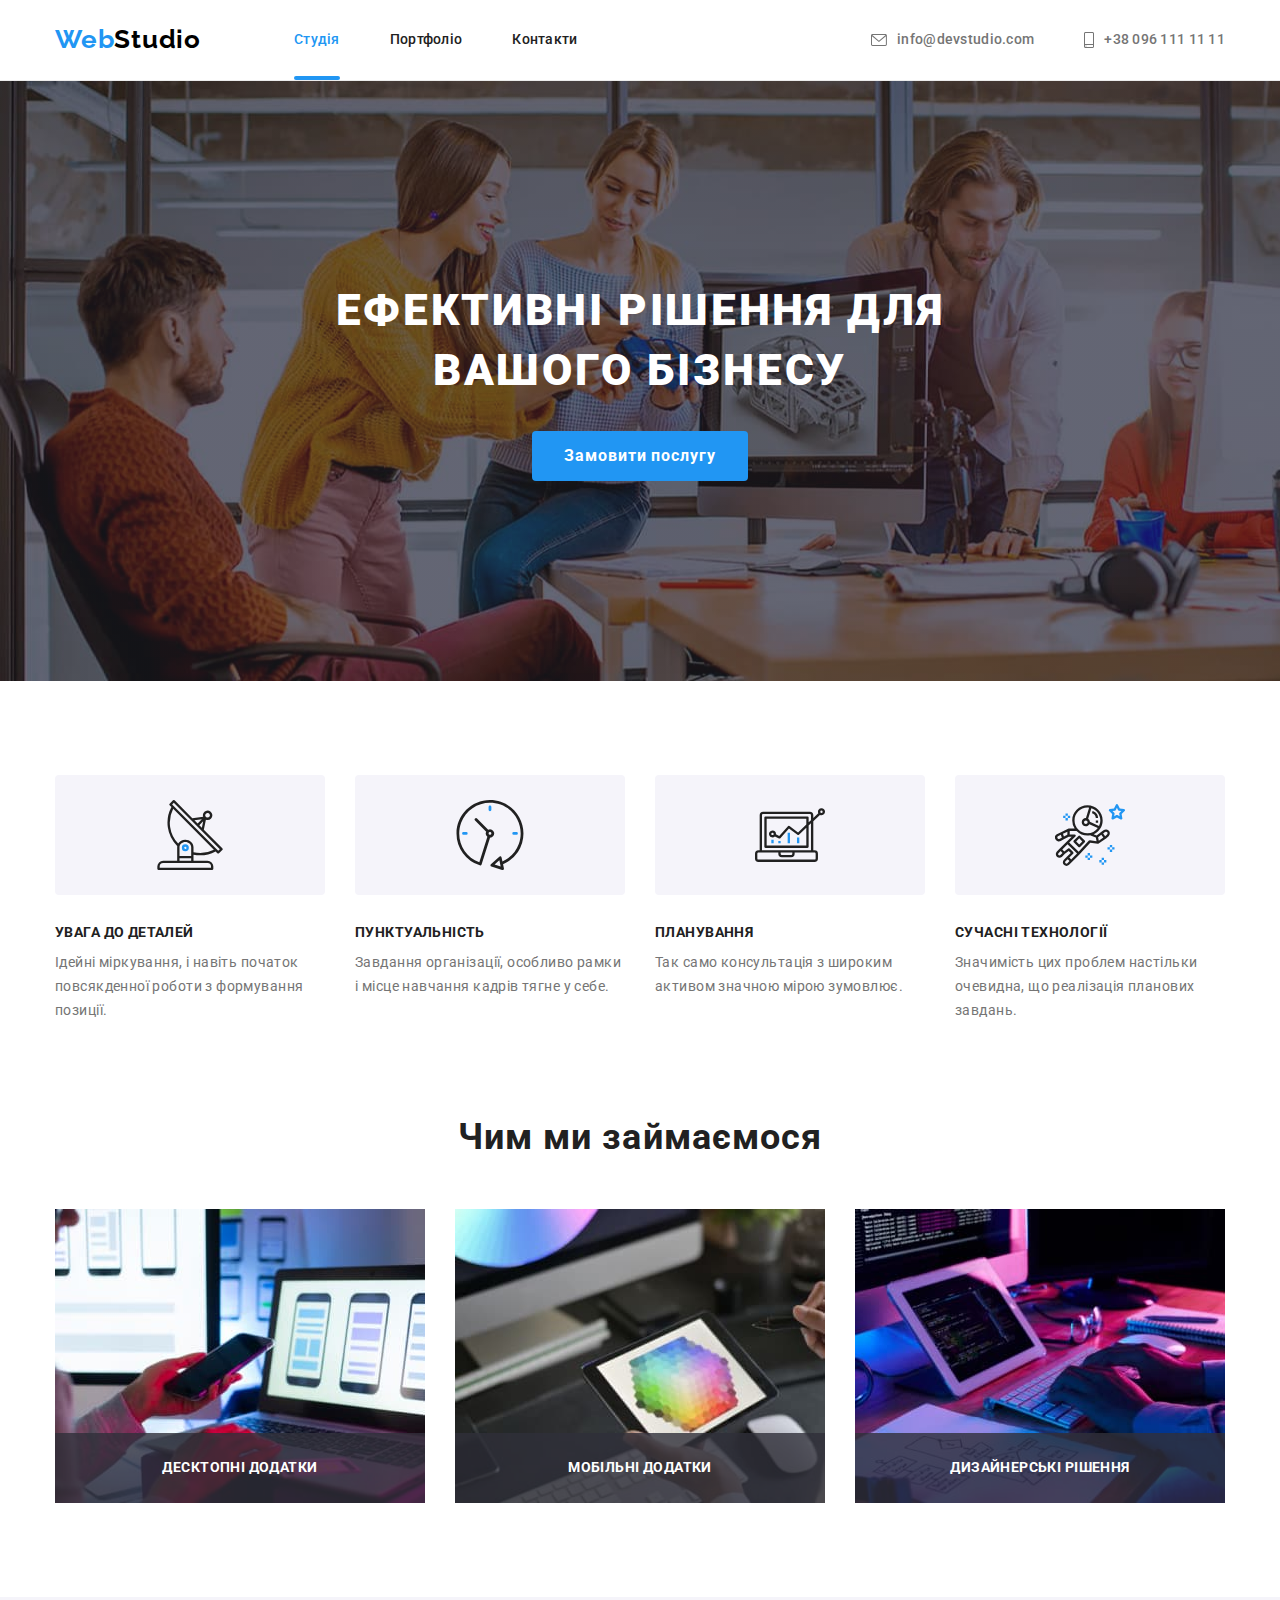
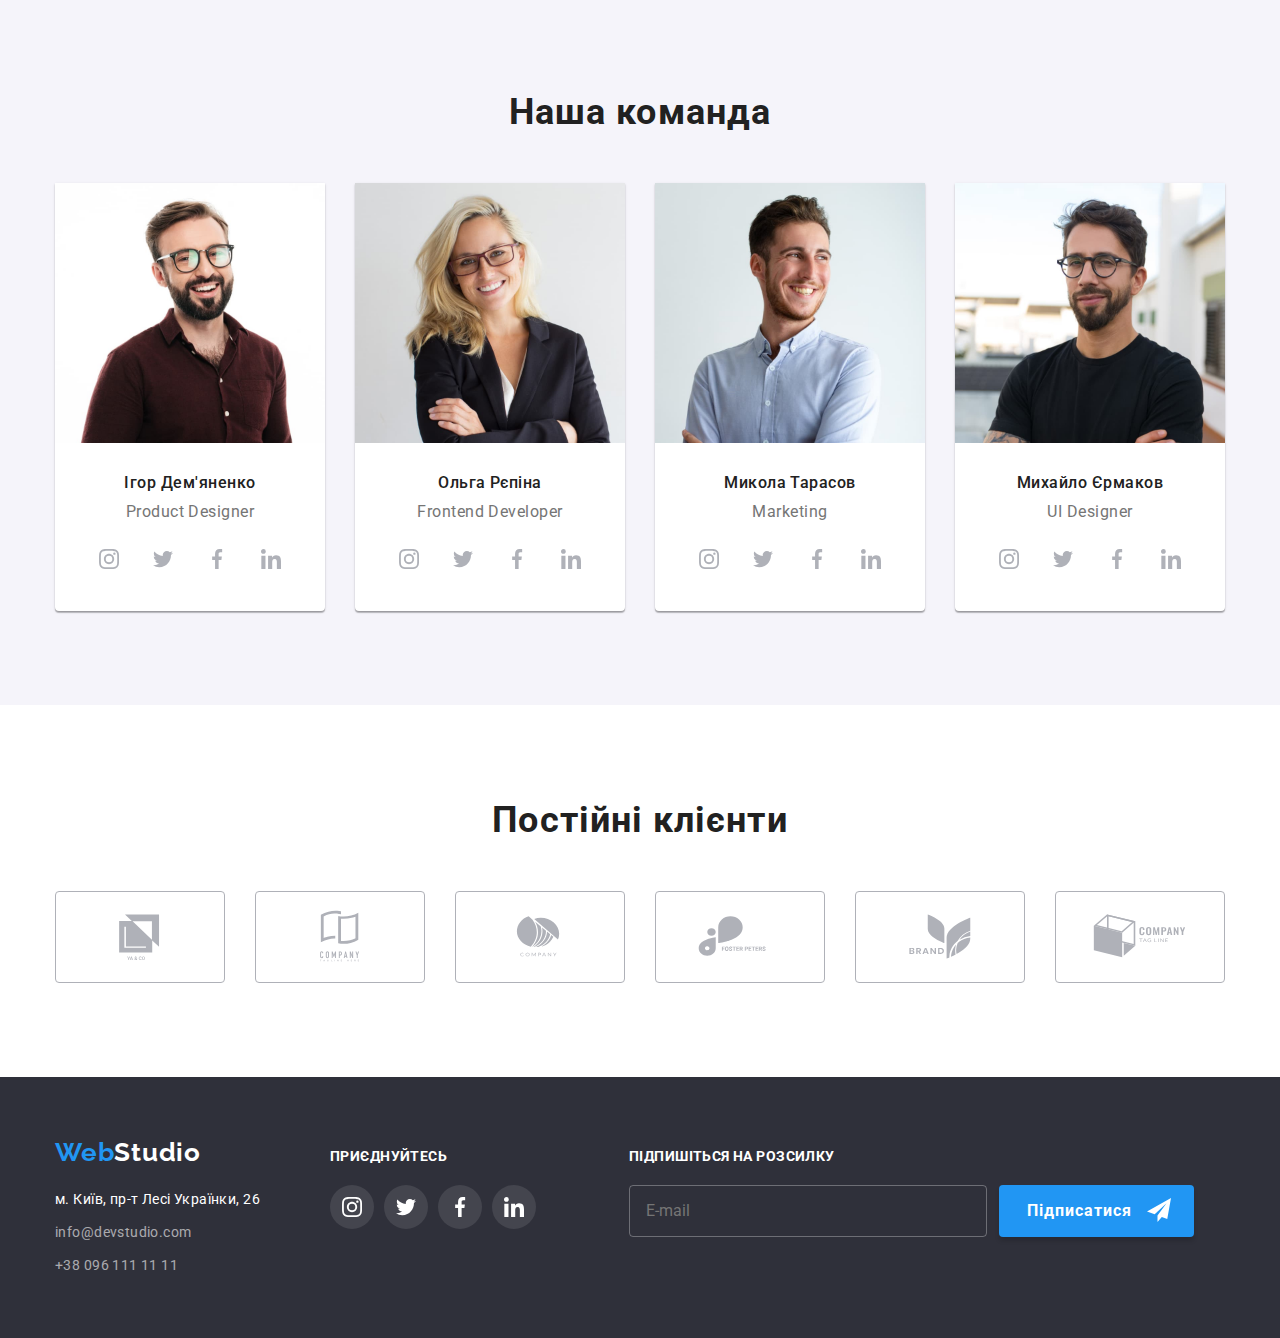
<file: index.html>
<!DOCTYPE html>
<html lang="uk">
  <head>
    <meta charset="UTF-8" />
    <meta http-equiv="X-UA-Compatible" content="IE=edge" />
    <meta name="viewport" content="width=device-width, initial-scale=1.0" />
    <title>WebStudio</title>
    <link rel="preconnect" href="https://fonts.googleapis.com" />
    <link rel="preconnect" href="https://fonts.gstatic.com" crossorigin />
    <link
      href="https://fonts.googleapis.com/css2?family=Raleway:wght@700&family=Roboto:wght@400;500;700;900&display=swap"
      rel="stylesheet"
    />
    <link
      rel="stylesheet"
      href="https://cdn.jsdelivr.net/npm/modern-normalize@1.1.0/modern-normalize.min.css"
    />
    <link rel="stylesheet" href="./css/style.css" />
  </head>
  <body>
    <header>
      <div class="header-container container">
        <nav class="main-nav">
          <a href="./index.html" class="logo">
            <span class="first-part">Web</span
            ><span class="second-part">Studio</span>
          </a>
          <ul class="site-nav">
            <li class="site-nav-items">
              <a href="" class="link current">Студія</a>
            </li>
            <li class="site-nav-items">
              <a href="./portfolio.html" class="link">Портфоліо</a>
            </li>
            <li class="site-nav-items"><a href="" class="link">Контакти</a></li>
          </ul>
        </nav>
        <ul class="auth-nav">
          <li class="auth-nav-items">
            <a href="mailto:info@devstudio.com" class="link">
              <svg class="auth-nav-icons" width="16" height="12">
                <use href="./images/icons.svg#envelope"></use>
              </svg>
              <span class="contact-text">info@devstudio.com</span>
            </a>
          </li>
          <li class="auth-nav-items">
            <a href="tel:+380961111111" class="link">
              <svg class="auth-nav-icons" width="10" height="16">
                <use href="./images/icons.svg#smartphone"></use>
              </svg>
              <span class="contact-text">+38 096 111 11 11</span>
            </a>
          </li>
        </ul>
      </div>
    </header>

    <main>
      <!-- HERO -->
      <section class="section hero">
        <div class="container">
          <h1 class="hero-tittle">Ефективні рішення для вашого бізнесу</h1>
          <button type="button" class="button" data-modal-open>
            Замовити послугу
          </button>
        </div>
        <div class="backdrop is-hidden" data-modal>
          <div class="modal">
            <button class="modal-button" data-modal-close>
              <svg class="modal-button-icon" width="18" height="18">
                <use href="./images/icons.svg#close-button"></use>
              </svg>
            </button>
            <form class="modal-form">
              <div>
                    <b class="modal-form-text">Залиште свої дані, ми вам передзвонимо</b>
                    <label class="modal-form-label">
                      <span class="modal-form-label-span">Ім'я</span>
                      <span class="modal-form-label-container">
                        <input type="text" class="modal-form-label-input" name="usermame">
                        <svg class="modal-form-label-icon" width="18" height="18">
                          <use href="./images/icons.svg#person-black-18dp-1"></use>
                        </svg>
                      </span>
                    </label>
                    <label class="modal-form-label">
                      <span class="modal-form-label-span">Телефон</span>
                      <span class="modal-form-label-container"><input type="tel" class="modal-form-label-input" name="phone_number">
                      <svg class="modal-form-label-icon" width="18" height="18">
                        <use href="./images/icons.svg#phone-black-18dp-1"></use>
                      </svg></span>
                    </label>
                    <label class="modal-form-label">
                      <span class="modal-form-label-span">Пошта</span>
                      <span class="modal-form-label-container">
                        <input type="email" class="modal-form-label-input" name="email">
                        <svg class="modal-form-label-icon" width="18" height="18">
                          <use href="./images/icons.svg#email-black-18dp-1"></use>
                        </svg>
                      </span>
                    </label>
                    <label class="modal-form-label ">
                      <span class="modal-form-label-span">Коментар</span>
                      <textarea class="modal-form-label-textarea" name="feedback" rows="7" placeholder="Введіть текст"></textarea>
                    </label>
                    <label class="modal-label-condition">
                      <input type="checkbox" class="modal-form-label-checkbox" name="condition">
                      <svg class="modal-label-condition-icon" width="16" height="15">
                        <use class="unchecked" href="./images/icons.svg#icon-letter-2"></use>
                        <use class="checked" href="./images/icons.svg#icon-check"></use>
                      </svg>
                      <span class="modal-label-condition-text">Погоджуюся з розсилкою та приймаю
                        <a href="" class="label-condition-link">Умови договору</a>
                      </span>
                    </label>
              </div>
              <button type="submit" class="modal-form-button">Відправити</button>
            </form>
          </div>
        </div>
      </section>

      <!-- FEATURES -->
      <section class="section features">
        <div class="container">
          <h2 hidden class="section-title">Особливості нашої роботи</h2>
          <ul class="features-list">
            <li class="item">
              <div class="cotnainer-icon">
                <svg class="icon" width="70" height="70">
                  <use href="./images/icons.svg#antenna-1"></use>
                </svg>
              </div>
              <h3 class="subtitle">увага до деталей</h3>
              <p class="text">
                Ідейні міркування, і навіть початок повсякденної роботи з
                формування позиції.
              </p>
            </li>

            <li class="item">
              <div class="cotnainer-icon">
                <svg class="icon" width="70" height="70">
                  <use href="./images/icons.svg#clock-1"></use>
                </svg>
              </div>
              <h3 class="subtitle">пунктуальність</h3>
              <p class="text">
                Завдання організації, особливо рамки і місце навчання кадрів
                тягне у себе.
              </p>
            </li>

            <li class="item">
              <div class="cotnainer-icon">
                <svg class="icon" width="70" height="70">
                  <use href="./images/icons.svg#diagram-1"></use>
                </svg>
              </div>
              <h3 class="subtitle">планування</h3>
              <p class="text">
                Так само консультація з широким активом значною мірою зумовлює.
              </p>
            </li>

            <li class="item">
              <div class="cotnainer-icon">
                <svg class="icon" width="70" height="70">
                  <use href="./images/icons.svg#astronaut-1"></use>
                </svg>
              </div>
              <h3 class="subtitle">сучасні технології</h3>
              <p class="text">
                Значимість цих проблем настільки очевидна, що реалізація
                планових завдань.
              </p>
            </li>
          </ul>
        </div>
      </section>

      <!-- WORKS -->
      <section class="section-works">
        <div class="container">
          <h2 class="section-title">Чим ми займаємося</h2>
          <ul class="works-items">
            <li>
              <div class="thumb">
                <img
                  src="./images/workprocess1.jpg"
                  alt="процес написання коду для сайту"
                  width="370"
                  height="294"
                />
                <p class="label">Десктопні додатки</p>
              </div>
            </li>
            <li>
              <div class="thumb">
                <img
                  src="./images/workprocess2.jpg"
                  alt="робота з пк та телефоном"
                  height="294"
                />
                <p class="label">Мобільні додатки</p>
              </div>
            </li>
            <li>
              <div class="thumb">
                <img
                  src="./images/workprocess3.jpg"
                  alt="процес створення дизайну"
                  width="370"
                  height="294"
                />
                <p class="label">Дизайнерські рішення</p>
              </div>
            </li>
          </ul>
        </div>
      </section>

      <!-- OUR TEAM -->
      <section class="section employees">
        <div class="container">
          <h2 class="section-title">Наша команда</h2>
          <ul class="team-list">
            <li class="card">
              <img
                src="./images/ihordemianenko.jpg"
                alt="Product Designer"
                width="270"
              />
              <h3 class="card-title">Ігор Дем'яненко</h3>
              <p class="text">Product Designer</p>
              <ul class="socials-list">
                <li class="socials-item">
                  <a
                    class="socials-link"
                    href="https://www.instagram.com/"
                    target="_blank"
                    rel="nofollow noopener noreferrer"
                    aria-label="instagram"
                  >
                    <svg class="socials-icon" width="20" height="20">
                      <use href="./images/icons.svg#instagram-2"></use>
                    </svg>
                  </a>
                </li>
                <li class="socials-item">
                  <a
                    class="socials-link"
                    href="https://twitter.com/"
                    target="_blank"
                    rel="nofollow noopener noreferrer"
                    aria-label="twitter"
                  >
                    <svg class="socials-icon" width="20" height="20">
                      <use href="./images/icons.svg#twitter-1"></use>
                    </svg>
                  </a>
                </li>
                <li class="socials-item">
                  <a
                    class="socials-link"
                    href="https://uk-ua.facebook.com/"
                    target="_blank"
                    rel="nofollow noopener noreferrer"
                    aria-label="facebook"
                  >
                    <svg class="socials-icon" width="20" height="20">
                      <use href="./images/icons.svg#facebook-1"></use>
                    </svg>
                  </a>
                </li>
                <li class="socials-item">
                  <a
                    class="socials-link"
                    href="https://ua.linkedin.com/"
                    target="_blank"
                    rel="nofollow noopener noreferrer"
                    aria-label="linkedin"
                  >
                    <svg class="socials-icon" width="20" height="20">
                      <use href="./images/icons.svg#linkedin-1"></use>
                    </svg>
                  </a>
                </li>
              </ul>
            </li>
            <li class="card">
              <img
                src="./images/olgarepina.jpg"
                alt="Frontend Developer"
                width="270"
              />
              <h3 class="card-title">Ольга Рєпіна</h3>
              <p class="text">Frontend Developer</p>
              <ul class="socials-list">
                <li class="socials-item">
                  <a
                    class="socials-link"
                    href="https://www.instagram.com/"
                    target="_blank"
                    rel="nofollow noopener noreferrer"
                    aria-label="instagram"
                  >
                    <svg class="socials-icon" width="20" height="20">
                      <use href="./images/icons.svg#instagram-2"></use>
                    </svg>
                  </a>
                </li>
                <li class="socials-item">
                  <a
                    class="socials-link"
                    href="https://twitter.com/"
                    target="_blank"
                    rel="nofollow noopener noreferrer"
                    aria-label="twitter"
                  >
                    <svg class="socials-icon" width="20" height="20">
                      <use href="./images/icons.svg#twitter-1"></use>
                    </svg>
                  </a>
                </li>
                <li class="socials-item">
                  <a
                    class="socials-link"
                    href="https://uk-ua.facebook.com/"
                    target="_blank"
                    rel="nofollow noopener noreferrer"
                    aria-label="facebook"
                  >
                    <svg class="socials-icon" width="20" height="20">
                      <use href="./images/icons.svg#facebook-1"></use>
                    </svg>
                  </a>
                </li>
                <li class="socials-item">
                  <a
                    class="socials-link"
                    href="https://ua.linkedin.com/"
                    target="_blank"
                    rel="nofollow noopener noreferrer"
                    aria-label="linkedin"
                  >
                    <svg class="socials-icon" width="20" height="20">
                      <use href="./images/icons.svg#linkedin-1"></use>
                    </svg>
                  </a>
                </li>
              </ul>
            </li>
            <li class="card">
              <img
                src="./images/mykolatarasov.jpg"
                alt="Marketing"
                width="270"
              />
              <h3 class="card-title">Микола Тарасов</h3>
              <p class="text">Marketing</p>
              <ul class="socials-list">
                <li class="socials-item">
                  <a
                    class="socials-link"
                    href="https://www.instagram.com/"
                    target="_blank"
                    rel="nofollow noopener noreferrer"
                    aria-label="instagram"
                  >
                    <svg class="socials-icon" width="20" height="20">
                      <use href="./images/icons.svg#instagram-2"></use>
                    </svg>
                  </a>
                </li>
                <li class="socials-item">
                  <a
                    class="socials-link"
                    href="https://twitter.com/"
                    target="_blank"
                    rel="nofollow noopener noreferrer"
                    aria-label="twitter"
                  >
                    <svg class="socials-icon" width="20" height="20">
                      <use href="./images/icons.svg#twitter-1"></use>
                    </svg>
                  </a>
                </li>
                <li class="socials-item">
                  <a
                    class="socials-link"
                    href="https://uk-ua.facebook.com/"
                    target="_blank"
                    rel="nofollow noopener noreferrer"
                    aria-label="facebook"
                  >
                    <svg class="socials-icon" width="20" height="20">
                      <use href="./images/icons.svg#facebook-1"></use>
                    </svg>
                  </a>
                </li>
                <li class="socials-item">
                  <a
                    class="socials-link"
                    href="https://ua.linkedin.com/"
                    target="_blank"
                    rel="nofollow noopener noreferrer"
                    aria-label="linkedin"
                  >
                    <svg class="socials-icon" width="20" height="20">
                      <use href="./images/icons.svg#linkedin-1"></use>
                    </svg>
                  </a>
                </li>
              </ul>
            </li>
            <li class="card">
              <img
                src="./images/myhailoermakov.jpg"
                alt="UI Designer"
                width="270"
              />
              <h3 class="card-title">Михайло Єрмаков</h3>
              <p class="text">UI Designer</p>
              <ul class="socials-list">
                <li class="socials-item">
                  <a
                    class="socials-link"
                    href="https://www.instagram.com/"
                    target="_blank"
                    rel="nofollow noopener noreferrer"
                    aria-label="instagram"
                  >
                    <svg class="socials-icon" width="20" height="20">
                      <use href="./images/icons.svg#instagram-2"></use>
                    </svg>
                  </a>
                </li>
                <li class="socials-item">
                  <a
                    class="socials-link"
                    href="https://twitter.com/"
                    target="_blank"
                    rel="nofollow noopener noreferrer"
                    aria-label="twitter"
                  >
                    <svg class="socials-icon" width="20" height="20">
                      <use href="./images/icons.svg#twitter-1"></use>
                    </svg>
                  </a>
                </li>
                <li class="socials-item">
                  <a
                    class="socials-link"
                    href="https://uk-ua.facebook.com/"
                    target="_blank"
                    rel="nofollow noopener noreferrer"
                    aria-label="facebook"
                  >
                    <svg class="socials-icon" width="20" height="20">
                      <use href="./images/icons.svg#facebook-1"></use>
                    </svg>
                  </a>
                </li>
                <li class="socials-item">
                  <a
                    class="socials-link"
                    href="https://ua.linkedin.com/"
                    target="_blank"
                    rel="nofollow noopener noreferrer"
                    aria-label="linkedin"
                  >
                    <svg class="socials-icon" width="20" height="20">
                      <use href="./images/icons.svg#linkedin-1"></use>
                    </svg>
                  </a>
                </li>
              </ul>
            </li>
          </ul>
        </div>
      </section>

      <!-- OUR CLIENTS -->
      <section class="section clients">
        <div class="container">
          <h2 class="section-title">Постійні клієнти</h2>
          <ul class="clients-list">
            <li class="clients-item">
              <a
                class="clients-item-link"
                href="./"
                target="_blank"
                rel="nofollow noopener noreferrer"
                aria-label="client1"
              >
                <svg class="clients-icon" width="106" height="60">
                  <use href="./images/icons.svg#Logo"></use>
                </svg>
              </a>
            </li>
            <li class="clients-item">
              <a
                class="clients-item-link"
                href="./"
                target="_blank"
                rel="nofollow noopener noreferrer"
                aria-label="client2"
              >
                <svg class="clients-icon" width="106" height="60">
                  <use href="./images/icons.svg#Logo-1"></use>
                </svg>
              </a>
            </li>
            <li class="clients-item">
              <a
                class="clients-item-link"
                href="./"
                target="_blank"
                rel="nofollow noopener noreferrer"
                aria-label="client3"
              >
                <svg class="clients-icon" width="106" height="60">
                  <use href="./images/icons.svg#Logo-2"></use>
                </svg>
              </a>
            </li>
            <li class="clients-item">
              <a
                class="clients-item-link"
                href="./"
                target="_blank"
                rel="nofollow noopener noreferrer"
                aria-label="client4"
              >
                <svg class="clients-icon" width="106" height="60">
                  <use href="./images/icons.svg#Logo-3"></use>
                </svg>
              </a>
            </li>
            <li class="clients-item">
              <a
                class="clients-item-link"
                href="./"
                target="_blank"
                rel="nofollow noopener noreferrer"
                aria-label="client5"
              >
                <svg class="clients-icon" width="106" height="60">
                  <use href="./images/icons.svg#Logo-4"></use>
                </svg>
              </a>
            </li>
            <li class="clients-item">
              <a
                class="clients-item-link"
                href="./"
                target="_blank"
                rel="nofollow noopener noreferrer"
                aria-label="client6"
              >
                <svg class="clients-icon" width="106" height="60">
                  <use href="./images/icons.svg#Logo-5"></use>
                </svg>
              </a>
            </li>
          </ul>
        </div>
      </section>
    </main>

    <!-- FOOTER -->
    <footer class="footer">
      <div class="container footer-container">
        <div class="footer-container-adress">
          <a href="./index.html" class="footer-logo">
            <span class="first-part">Web</span
            ><span class="second-variant">Studio</span>
          </a>
          <address class="adress">
            <ul class="adress-list">
              <li class="adress-list-item">
                <a
                  href="https://goo.gl/maps/c7woirHpgmud5ky19"
                  target="_blank"
                  rel="noreferrer noopener"
                  class="link"
                  >м. Київ, пр-т Лесі Українки, 26</a
                >
              </li>
              <li class="adress-list-item">
                <a href="mailto:info@devstudio.com" class="link-contact"
                  >info@devstudio.com</a
                >
              </li>
              <li>
                <a href="tel:+380961111111" class="link-contact"
                  >+38 096 111 11 11</a
                >
              </li>
            </ul>
          </address>
        </div>
        <div class="footer-container-socials-links">
          <p class="socials-links-title">приєднуйтесь</p>
          <ul class="footer-socials-list">
            <li class="socials-item">
              <a
                class="footer-socials-link"
                href="https://www.instagram.com/"
                target="_blank"
                rel="nofollow noopener noreferrer"
                aria-label="instagram"
              >
                <svg class="footer-socials-icon" width="20" height="20">
                  <use href="./images/icons.svg#instagram-2"></use>
                </svg>
              </a>
            </li>
            <li class="socials-item">
              <a
                class="footer-socials-link"
                href="https://twitter.com/"
                target="_blank"
                rel="nofollow noopener noreferrer"
                aria-label="twitter"
              >
                <svg class="footer-socials-icon" width="20" height="20">
                  <use href="./images/icons.svg#twitter-1"></use>
                </svg>
              </a>
            </li>
            <li class="socials-item">
              <a
                class="footer-socials-link"
                href="https://uk-ua.facebook.com/"
                target="_blank"
                rel="nofollow noopener noreferrer"
                aria-label="facebook"
              >
                <svg class="footer-socials-icon" width="20" height="20">
                  <use href="./images/icons.svg#facebook-1"></use>
                </svg>
              </a>
            </li>
            <li class="socials-item">
              <a
                class="footer-socials-link"
                href="https://ua.linkedin.com/"
                target="_blank"
                rel="nofollow noopener noreferrer"
                aria-label="linkedin"
              >
                <svg class="footer-socials-icon" width="20" height="20">
                  <use href="./images/icons.svg#linkedin-1"></use>
                </svg>
              </a>
            </li>
          </ul>
        </div>
        <form class="footer-form">
          <label class="footer-form-label">
            <b class="form-label-text">Підпишіться на розсилку</b>
            <div class="footer-form-container">
              <input
                type="email"
                class="form-label-input"
                name="email"
                placeholder="E-mail"
              />
              <button type="submit" class="footer-form-button">
                Підписатися
                <span class="footer-form-button-icon">
                  <svg class="" width="24" height="24">
                    <use href="./images/icons.svg#icon-send"></use>
                  </svg>
                </span>
              </button>
            </div>
          </label>
        </form>
      </div>
    </footer>

    <script src="./modal.js"></script>
  </body>
</html>
</file>
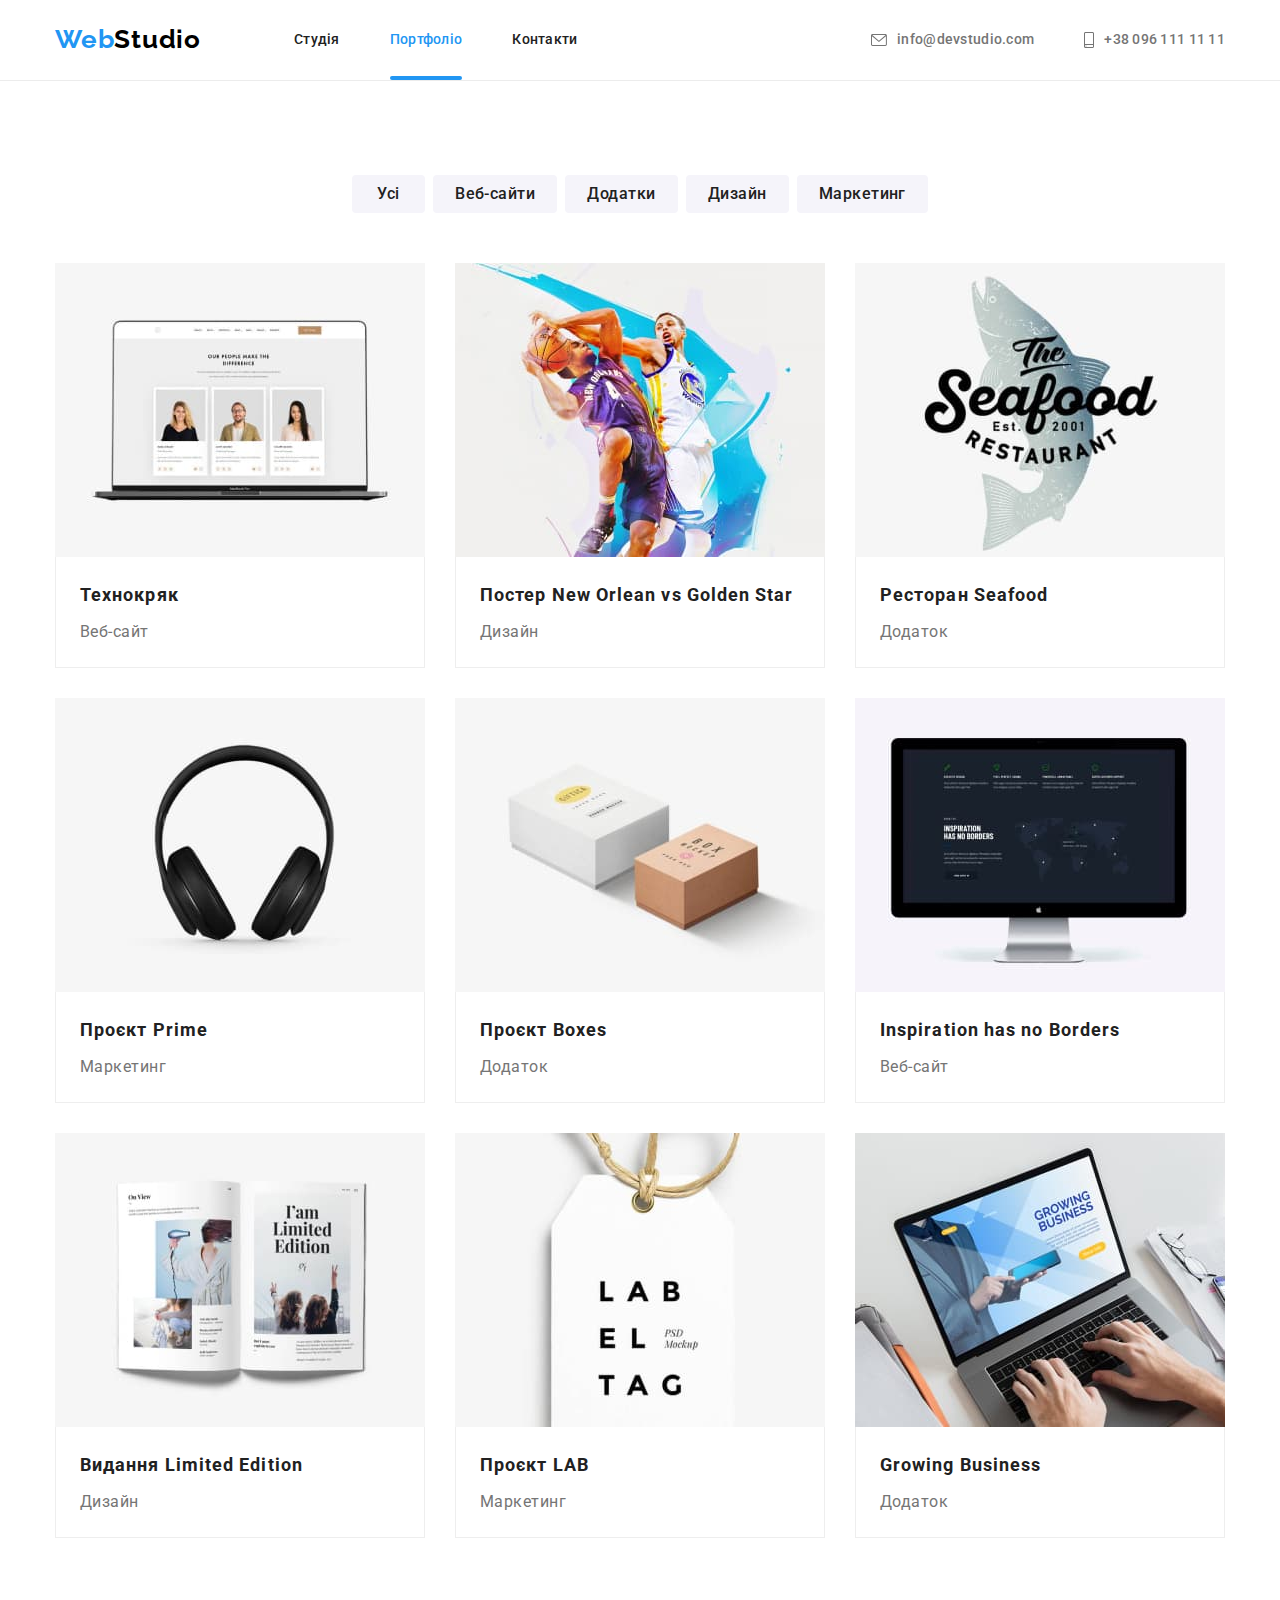
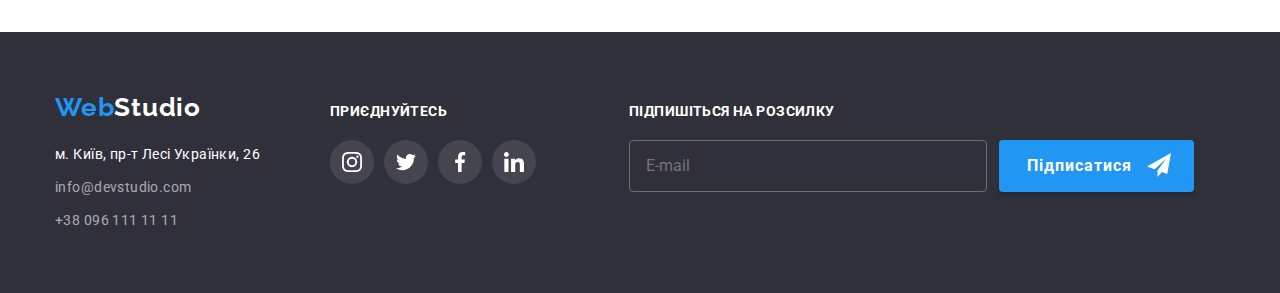
<file: portfolio.html>
<!DOCTYPE html>
<html lang="uk">
  <head>
    <meta charset="UTF-8" />
    <meta http-equiv="X-UA-Compatible" content="IE=edge" />
    <meta name="viewport" content="width=device-width, initial-scale=1.0" />
    <title>WebStudio</title>
    <link rel="preconnect" href="https://fonts.googleapis.com" />
    <link rel="preconnect" href="https://fonts.gstatic.com" crossorigin />
    <link
      href="https://fonts.googleapis.com/css2?family=Raleway:wght@700&family=Roboto:wght@400;500;700;900&display=swap"
      rel="stylesheet"
    />
    <link
      rel="stylesheet"
      href="https://cdn.jsdelivr.net/npm/modern-normalize@1.1.0/modern-normalize.min.css"
    />
    <link rel="stylesheet" href="./css/style.css" />
  </head>
  <body>
    <header>
      <div class="header-container container">
        <nav class="main-nav">
          <a href="./index.html" class="logo">
            <span class="first-part">Web</span
            ><span class="second-part">Studio</span>
          </a>
          <ul class="site-nav">
            <li class="site-nav-items">
              <a href="./index.html" class="link">Студія</a>
            </li>
            <li class="site-nav-items">
              <a href="" class="link current">Портфоліо</a>
            </li>
            <li class="site-nav-items"><a href="" class="link">Контакти</a></li>
          </ul>
        </nav>
        <ul class="auth-nav">
          <li class="auth-nav-items">
            <a href="mailto:info@devstudio.com" class="link">
              <svg class="auth-nav-icons" width="16" height="12">
                <use href="./images/icons.svg#envelope"></use>
              </svg>
              <span class="contact-text">info@devstudio.com</span>
            </a>
          </li>
          <li class="auth-nav-items">
            <a href="tel:+380961111111" class="link">
              <svg class="auth-nav-icons" width="10" height="16">
                <use href="./images/icons.svg#smartphone"></use>
              </svg>
              <span class="contact-text">+38 096 111 11 11</span>
            </a>
          </li>
        </ul>
      </div>
    </header>

    <!-- MAIN -->
    <main>
      <section class="portfolio">
        <div class="container">
          <h1 hidden>Портфоліо</h1>
          <ul class="list-button">
            <li class="filter">
              <button type="button" class="button">Усі</button>
            </li>
            <li class="filter">
              <button type="button" class="button">Веб-сайти</button>
            </li>
            <li class="filter">
              <button type="button" class="button">Додатки</button>
            </li>
            <li class="filter">
              <button type="button" class="button">Дизайн</button>
            </li>
            <li class="filter">
              <button type="button" class="button">Маркетинг</button>
            </li>
          </ul>
          <ul class="project-list">
            <li class="item">
              <a href="" class="item-link">
                <div class="card-thumb">
                  <img
                    src="./images/websitetehnokruk.jpg"
                    alt="веб-сайт технокряк"
                  />
                  <div class="card-label"> 
                    <p>Ресурс пропонує комплексні пропозиції з різним рівнем функціоналу та сервісів. Все це дозволить відвідувачу отримати
                      вичерпні відомості про компанію чи приватну особу.</p>
                  </div>
                </div>
                <div class="card-content">
                  <h2 class="item-title">Технокряк</h2>
                  <p class="text">Веб-сайт</p>
                </div>
              </a>
            </li>
            <li class="item">
              <a href="" class="item-link">
                <div class="card-thumb">
                  <img src="./images/designposter.jpg" alt="дизайн постера" />
                  <div class="card-label">
                    <p>Ресурс пропонує комплексні пропозиції з різним рівнем функціоналу та сервісів. Все це дозволить відвідувачу
                      отримати
                      вичерпні відомості про компанію чи приватну особу.</p>
                  </div>
                </div>
                <div class="card-content">
                  <h2 class="item-title">Постер New Orlean vs Golden Star</h2>
                  <p class="text">Дизайн</p>
                </div>
              </a>
            </li>
            <li class="item">
              <a href="" class="item-link">
                <div class="card-thumb">
                  <img src="./images/cafeapp.jpg" alt="додаток для ресторану" />
                  <div class="card-label">
                    <p>Ресурс пропонує комплексні пропозиції з різним рівнем функціоналу та сервісів. Все це дозволить відвідувачу
                      отримати
                      вичерпні відомості про компанію чи приватну особу.</p>
                  </div>
                </div>
                <div class="card-content">
                  <h2 class="item-title">Ресторан Seafood</h2>
                  <p class="text">Додаток</p>
                </div>
              </a>
            </li>
            <li class="item">
              <a href="" class="item-link">
                <div class="card-thumb">
                  <img
                    src="./images/marketingproject.jpg"
                    alt="маркетинг проект Prime"
                  />
                <div class="card-label">
                  <p>Ресурс пропонує комплексні пропозиції з різним рівнем функціоналу та сервісів. Все це дозволить відвідувачу
                    отримати
                    вичерпні відомості про компанію чи приватну особу.</p>
                </div>
                </div>
                <div class="card-content">
                  <h2 class="item-title">Проєкт Prime</h2>
                  <p class="text">Маркетинг</p>
                </div>
              </a>
            </li>
            <li class="item">
              <a href="" class="item-link">
                <div class="card-thumb">
                  <img
                    src="./images/boxesapp.jpg"
                    alt="додаток проекту Boxes"
                  />
                  <div class="card-label">
                    <p>Ресурс пропонує комплексні пропозиції з різним рівнем функціоналу та сервісів. Все це дозволить відвідувачу
                      отримати
                      вичерпні відомості про компанію чи приватну особу.</p>
                  </div>
                </div>
                <div class="card-content">
                  <h2 class="item-title">Проєкт Boxes</h2>
                  <p class="text">Додаток</p>
                </div>
              </a>
            </li>
            <li class="item">
              <a href="" class="item-link">
                <div class="card-thumb">
                  <img src="./images/website.jpg" alt="веб-сайт" />
                  <div class="card-label">
                    <p>Ресурс пропонує комплексні пропозиції з різним рівнем функціоналу та сервісів. Все це дозволить відвідувачу
                      отримати
                      вичерпні відомості про компанію чи приватну особу.</p>
                  </div>
                </div>
                <div class="card-content">
                  <h2 class="item-title">Inspiration has no Borders</h2>
                  <p class="text">Веб-сайт</p>
                </div>
              </a>
            </li>
            <li class="item">
              <a href="" class="item-link">
                <div class="card-thumb">
                  <img src="./images/magazindesing.jpg" alt="дизайн журналу" />
                  <div class="card-label">
                    <p>Ресурс пропонує комплексні пропозиції з різним рівнем функціоналу та сервісів. Все це дозволить відвідувачу
                      отримати
                      вичерпні відомості про компанію чи приватну особу.</p>
                  </div>
                </div>
                <div class="card-content">
                  <h2 class="item-title">Видання Limited Edition</h2>
                  <p class="text">Дизайн</p>
                </div>
              </a>
            </li>
            <li class="item">
              <a href="" class="item-link">
                <div class="card-thumb">
                  <img
                    src="./images/marketinglab.jpg"
                    alt="маркетинг проект LAB"
                  />
                  <div class="card-label">
                    <p>Ресурс пропонує комплексні пропозиції з різним рівнем функціоналу та сервісів. Все це дозволить відвідувачу
                      отримати
                      вичерпні відомості про компанію чи приватну особу.</p>
                  </div>
                </div>
                <div class="card-content">
                  <h2 class="item-title">Проєкт LAB</h2>
                  <p class="text">Маркетинг</p>
                </div>
              </a>
            </li>
            <li class="item">
              <a href="" class="item-link">
                <div class="card-thumb">
                  <img src="./images/businessapp.jpg" alt="бізнес додаток" />
                  <div class="card-label">
                    <p>Ресурс пропонує комплексні пропозиції з різним рівнем функціоналу та сервісів. Все це дозволить відвідувачу
                      отримати
                      вичерпні відомості про компанію чи приватну особу.</p>
                  </div>
                </div>
                <div class="card-content">
                  <h2 class="item-title">Growing Business</h2>
                  <p class="text">Додаток</p>
                </div>
              </a>
            </li>
          </ul>
        </div>
      </section>
    </main>

    <!-- FOOTER -->
    <footer class="footer">
      <div class="container footer-container">
        <div class="footer-container-adress">
          <a href="./index.html" class="footer-logo">
            <span class="first-part">Web</span><span class="second-variant">Studio</span>
          </a>
          <address class="adress">
            <ul class="adress-list">
              <li class="adress-list-item">
                <a href="https://goo.gl/maps/c7woirHpgmud5ky19" target="_blank" rel="noreferrer noopener" class="link">м.
                  Київ, пр-т Лесі Українки, 26</a>
              </li>
              <li class="adress-list-item">
                <a href="mailto:info@devstudio.com" class="link-contact">info@devstudio.com</a>
              </li>
              <li>
                <a href="tel:+380961111111" class="link-contact">+38 096 111 11 11</a>
              </li>
            </ul>
          </address>
        </div>
        <div class="footer-container-socials-links">
          <h3 class="socials-links-title">приєднуйтесь</h3>
          <ul class="footer-socials-list">
            <li class="socials-item">
              <a class="footer-socials-link" href="https://www.instagram.com/" target="_blank"
                rel="nofollow noopener noreferrer" aria-label="instagram">
                <svg class="footer-socials-icon" width="20" height="20">
                  <use href="./images/icons.svg#instagram-2"></use>
                </svg>
              </a>
            </li>
            <li class="socials-item">
              <a class="footer-socials-link" href="https://twitter.com/" target="_blank" rel="nofollow noopener noreferrer"
                aria-label="twitter">
                <svg class="footer-socials-icon" width="20" height="20">
                  <use href="./images/icons.svg#twitter-1"></use>
                </svg>
              </a>
            </li>
            <li class="socials-item">
              <a class="footer-socials-link" href="https://uk-ua.facebook.com/" target="_blank"
                rel="nofollow noopener noreferrer" aria-label="facebook">
                <svg class="footer-socials-icon" width="20" height="20">
                  <use href="./images/icons.svg#facebook-1"></use>
                </svg>
              </a>
            </li>
            <li class="socials-item">
              <a class="footer-socials-link" href="https://ua.linkedin.com/" target="_blank"
                rel="nofollow noopener noreferrer" aria-label="linkedin">
                <svg class="footer-socials-icon" width="20" height="20">
                  <use href="./images/icons.svg#linkedin-1"></use>
                </svg>
              </a>
            </li>
          </ul>
        </div>
        <form class="footer-form">
          <label class="footer-form-label">
            <b class="form-label-text">Підпишіться на розсилку</b>
            <div class="footer-form-container">
              <input type="email" class="form-label-input" name="email" placeholder="E-mail" />
              <button type="submit" class="footer-form-button">
                Підписатися
                <span class="footer-form-button-icon">
                  <svg class="" width="24" height="24">
                    <use href="./images/icons.svg#icon-send"></use>
                  </svg>
                </span>
              </button>
            </div>
          </label>
        </form>
      </div>
    </footer>
  </body>
</html>
</file>
<file: css/style.css>
:root {
    --primary-text-color: #757575;
    --accent-color: #2196F3;
    --second-bck-color: #2F303A;
    --third--bck-color: #F5F4FA;
    --white-color: #FFFFFF;
    --second-text-color: #212121;
    --logo-first-color: #000000;
    --logo-second-color: rgba(255, 255, 255, 1);
    --color-transition: color 250ms cubic-bezier(0.4, 0, 0.2, 1);
    --bck-transition: background-color 250ms cubic-bezier(0.4, 0, 0.2, 1);
    --shadow-transition: box-shadow 250ms cubic-bezier(0.4, 0, 0.2, 1);
    --border-transition: border 250ms cubic-bezier(0.4, 0, 0.2, 1);
    }


body{
    color: var(--primary-text-color);
    background-color: var(--white-color);
    font-family: 'Roboto', sans-serif;
}


/* RESET */
h1, h2, h3, h4, h5, h6, p {
    margin: 0;
}

img {
    display: block;
}


header { 
    border-bottom: 1px solid #ECECEC;;
    background-color: var(--white-color);
}

ul{
    list-style: none;
    margin: 0;
    padding: 0;
}
a {
    text-decoration: none;
}

.container {
    width: 1200px;
    margin: 0 auto;
    padding: 0 15px;
}

.section {
    padding-top: 94px;
    padding-bottom: 94px;
}

/* HEADER */
.header-container {
    display: flex;
    align-items: center;
    justify-content: space-between;
}

/* logo */
.logo {
    display: block;
    margin-right: 93px;
    padding: 24px 0 25px;
    font-family: 'Raleway', sans-serif;
    font-weight: 700;
    font-size: 26px;
    line-height: 1.19;
    letter-spacing: 0.03em;
}
.logo .first-part {
    color: var(--accent-color);
}
.logo .second-part {
    color: var(--logo-first-color);
}
.logo .second-variant {
    color: var(--logo-second-color);
}


.main-nav {
    display: flex;
    align-items: center;
}


/* Site-nav */
.site-nav-items:not(:last-child),
.auth-nav-items:not(:last-child){
    margin-right: 50px;
}

.link {
    display: flex;
    align-items: center;
    gap: 10px;

    color: var(--primary-text-color);
    font-weight: 500;
    font-size: 14px;
    line-height: 1.14;
    letter-spacing: 0.02em
}

.link:hover,
.link:focus {
    color: var(--accent-color);
}

.auth-nav-icons {
    fill: currentColor;
}
.site-nav {
    display: flex;
    align-items: center;
}
.site-nav-items {
    position: relative;
}
.site-nav .link {
    padding: 32px 0;
    font-weight: 500;
    font-size: 14px;
    line-height: 1.14;
    letter-spacing: 0.02em;
    color: var(--second-text-color);

}
.site-nav .link:hover,
.site-nav .link:focus {
    color: var(--accent-color);
    transition: var(--color-transition);
}
.site-nav .link.current {
    color: var(--accent-color);
}
.site-nav .link.current::after {
    content: "";
    position: absolute;
    bottom: 0;
    left: 0;
    width: 100%;
    height: 4px;
    background-color: #2196F3;
    border-radius: 2px;
}
.auth-nav {
    display: flex;
    align-items: center;
}
.auth-nav .link {
    transition: var(--color-transition);
}


/* HERO */
.hero {
    max-width: 1600px;
    margin-right: auto;
    margin-left: auto;
    padding-top: 200px;
    padding-bottom: 200px;
    text-align: center;
    background-color: rgba(47, 48, 58, 0.4);
    background-image: linear-gradient(to right,
            rgba(47, 48, 58, 0.4),
            rgba(47, 48, 58, 0.4)), url(../images/bc-hero.jpg);
    

}
.hero .hero-tittle{
    max-width: 696px;
    margin-right: auto;
    margin-left: auto;
    margin-bottom: 30px;
    font-weight: 900;
    font-size: 44px;
    line-height: 1.36;
    text-align: center;
    letter-spacing: 0.06em;
    text-transform: uppercase;
    color: var(--white-color);
}

.button {
    min-width: 216px;
    border: none;
    border-radius: 4px;
    padding: 10px 32px;
    font-family: inherit;
    font-weight: 700;
    font-size: 16px;
    line-height: 1.88;
    align-items: center;
    text-align: center;
    letter-spacing: 0.06em;
    color: var(--white-color);
    background-color: var(--accent-color);
    cursor: pointer;

    transition: var(--bck-transition);
   

}

.button:hover,
.button:focus {
    background-color: #188CE8;
}

.backdrop {
    position: fixed;
    top: 0;
    left: 0;
    
    width: 100%;
    height: 100%;

    background: rgba(0, 0, 0, 0.2);

    transform: scale(1);
    transition: transform 300ms cubic-bezier(0.4, 0, 0.2, 1), opacity 250ms cubic-bezier(0.4, 0, 0.2, 1), visibility 250ms cubic-bezier(0.4, 0, 0.2, 1);
}
.backdrop.is-hidden {
    visibility: hidden;
    opacity: 0;
    pointer-events: none;

    transform: scale(0);
}
.modal {
    display: flex;
    justify-content: center;

    position: absolute;
    top: 50%;
    left: 50%;
    transform: translate(-50%, -50%);
   
    min-width: 528px;
    min-height: 581px;

    background: #FFFFFF;
    box-shadow: 0px 1px 3px rgba(0, 0, 0, 0.12), 0px 1px 1px rgba(0, 0, 0, 0.14), 0px 2px 1px rgba(0, 0, 0, 0.2);
    border-radius: 4px;
}
.modal-button {
    position: absolute;
    right: 8px;
    top: 8px;

    display: flex;
    justify-content: center;
    align-items: center;
    margin-bottom: 2px;

    weight: 30px;
    height: 30px;

    background: #FFFFFF;
    border: 1px solid rgba(0, 0, 0, 0.1);
    border-radius: 50%;
    cursor: pointer;
}
.modal-button-icon {
    transition: fill 250ms cubic-bezier(0.4, 0, 0.2, 1);;
}
.modal-button-icon:hover {
    fill: #2196F3;
}

.modal-form {
    display: inline-block;
    
    padding: 40px;
    
}

.modal-form-text {
    margin-bottom: 12px;

    display: block;

    font-weight: 700;
    font-size: 20px;
    line-height: 1.15;
    text-align: center;
    letter-spacing: 0.03em;
    
    color: #212121;
}

.modal-form-label {
    position: relative;

    display: flex;
    flex-direction: column;
    margin-bottom: 10px;
}


.modal-form-label-span {
    padding-bottom: 4px;

    text-align: left;

    font-weight: 400;
    font-size: 12px;
    line-height: calc(14/12);
    letter-spacing: 0.01em;
    
    color: #757575;
}

.modal-form-label-container {
    position: relative;
}

.modal-form-label-input {
    padding-left: 42px;
    height: 40px;
    width: 100%;

    display: block;

    border: 1px solid rgba(33, 33, 33, 0.2);
    border-radius: 4px;

    transition: border-color 250ms cubic-bezier(0.4, 0, 0.2, 1), fill 250ms cubic-bezier(0.4, 0, 0.2, 1);
}

.modal-form-label-input:hover,
.modal-form-label-input:focus {
    border-color: #2196F3;
}

.modal-form-label-input:hover + .modal-form-label-icon {
    fill: #2196F3;
}
.modal-form-label-input:focus+.modal-form-label-icon {
    fill: #2196F3;
}
input:focus-visible {
    outline: none;
}


.modal-form-label-icon {
    position: absolute;
    top: 50%;
    left: 15px;

    transform: translate(-50%, -50%);
}


.modal-form-label-textarea {
    height: 120px;


    padding: 8px;
    font-family: inherit;
    font-size: inherit;

    border: 1px solid rgba(33, 33, 33, 0.2);
    border-radius: 4px;
    
    resize: none;

    transition: border 250ms cubic-bezier(0.4, 0, 0.2, 1);
}

.modal-form-label-textarea:hover,
.modal-form-label-textarea:focus {
    border: 1px solid #2196F3;
}
.modal-form-label-textarea:focus-visible {
    outline: none;
}

.modal-form-label-textarea::placeholder {
    font-weight: 400;
    font-size: 12px;
    line-height: calc(14/12);
    letter-spacing: 0.01em;
    
    color: rgba(117, 117, 117, 0.5);
}
.modal-label-condition {
    margin-bottom: 30px;

    display: flex;
    align-items: center;
    justify-content: center;
    gap: 7px;
}

.modal-form-label-checkbox {
    appearance: none;

}

.modal-label-condition-icon .unchecked {
    opacity: 1;

}
.modal-form-label-checkbox:checked + .modal-label-condition-icon .unchecked {
    opacity: 0;

}

.modal-label-condition-icon .checked {
    opacity: 0;
}
.modal-form-label-checkbox:checked + .modal-label-condition-icon .checked {
    opacity: 1;
}

.modal-label-condition-text {
    font-weight: 400;
    font-size: 14px;
    line-height: calc(24/14);
    letter-spacing: 0.03em;
    
    color: #757575;
}

.label-condition-link {
    color: var(--accent-color);
    text-decoration: underline;
}

.modal-form-button {
    min-width: 200px;
    padding: 10px 52px;

    display: inline-block;
    font-weight: 700;
    font-size: 16px;
    line-height: calc(30/16);
    align-items: center;
    text-align: center;
    letter-spacing: 0.06em;
    color: #FFFFFF;
    
    background: #2196F3;
    box-shadow: 0px 4px 4px rgba(0, 0, 0, 0.15);
    border-radius: 4px;
    border: none;
    cursor: pointer;
}

/* Section */
.section-title {
    margin-bottom: 50px;
    font-weight: 700;
    font-size: 36px;
    line-height: 1.17;
    text-align: center;
    letter-spacing: 0.03em;
    color: var(--second-text-color);
}

/* FEATURES */
.features-list {
    display: flex;
    gap: 30px;
}

.features-list .item {
    flex-basis: calc((100% - 90px) / 4);
}
.cotnainer-icon {
    display: flex;
    align-items: center;
    justify-content: center;
    margin-bottom: 30px;
    width: 270px;
    height: 120px;
    background: #F5F4FA;
    border-radius: 4px;
}
.features-list .subtitle {
    margin-bottom: 10px;
    font-weight: 700;
    font-size: 14px;
    line-height: 1.14;
    letter-spacing: 0.03em;
    text-transform: uppercase;
    color: var(--second-text-color);
}
.features-list .item .text {
    font-size: 14px;
    line-height: 1.71;
    letter-spacing: 0.03em;
}

/* WORKS */
.works-items {
    display: flex;
    gap: 30px;
}
.section-works {
    padding-top: 0;
    padding-bottom: 94px;
}
.thumb {
    position: relative;
}

.label {
    position: absolute;
    left: 0;
    bottom: 0;
    width: 100%;
    
    padding-top: 27px;
    padding-bottom: 27px;

    font-weight: 700;
    font-size: 14px;
    line-height: 1.14;
    text-align: center;
    letter-spacing: 0.03em;
    text-transform: uppercase;
    
    color: #FFFFFF;
    background: rgba(47, 48, 58, 0.8);
}


/* OUR TEAM */
.team-list {
    display: flex;
    gap: 30px;
}
.employees {
    background-color: var(--third--bck-color);
}
.team-list .card {
    background: var(--white-color);
    box-shadow: 0px 1px 3px rgba(0, 0, 0, 0.12), 0px 1px 1px rgba(0, 0, 0, 0.14), 0px 2px 1px rgba(0, 0, 0, 0.2);
    border-radius: 0px 0px 4px 4px;
}
.team-list .card-title {
    margin-top: 30px;
    margin-bottom: 10px;
    font-weight: 500;
    font-size: 16px;
    line-height: 1.19;
    text-align: center;
    letter-spacing: 0.03em;
    color: var(--second-text-color);
}
.team-list .text {
    margin-bottom: 16px;
    font-size: 16px;
    line-height: 1.19;
    text-align: center;
    letter-spacing: 0.03em;
}
.socials-list {
    display: flex;
    margin-bottom: 30px;
    justify-content: center;
    gap: 10px;
}
.socials-link {
    display: flex;
    justify-content: center;
    align-items: center;
    width: 44px;
    height: 44px;
    border-radius: 50%;
    background-color: #FFFFFF;
    color: #AFB1B8;

    transition: var(--bck-transition), var(--color-transition);
}
.socials-link:hover, 
.socials-link:focus {
    background-color: #2196F3;
    color: #FFFFFF;
}
.socials-icon {
    fill: currentColor;
}

/* OUR CLIENTS */
.clients-list {
    display: flex;
    justify-content: center;
    gap: 30px;
}
.clients-item-link {
    display: flex;
    justify-content: center;
    align-items: center;
    width: 170px;
    height: 92px;
    border: 1px solid #AFB1B8;
    border-radius: 4px;
    padding: 16px 32px;

    background-color: var(--white-color);
    color: #AFB1B8;

    transition: var(--color-transition), var(--border-transition)
}
.clients-item-link:hover,
.clients-item-link:focus {
    color: var(--accent-color);
    border: 1px solid var(--accent-color);
}
.clients-icon {
    fill: currentColor;
}





/* PORTFOLIO */
.portfolio {
    padding-top: 94px;
    padding-bottom: 94px;
    background-color: var(--white-color);
}

.list-button {
    display: flex;
    gap: 8px;
    justify-content: center;
    margin-bottom: 50px;

}

.list-button .filter .button {
    min-width: 73px;
    border: none;
    border-radius: 4px;
    padding: 6px 22px;
    font-weight: 500;
    font-size: 16px;
    line-height: 1.62;
    text-align: center;
    letter-spacing: 0.03em;
    color: var(--second-text-color);
    background-color: var(--third--bck-color);
    cursor: pointer;

    transition: var(--color-transition), var(--bck-transition), var(--shadow-transition);
}

.filter .button:hover,
.filter .button:focus
 {
    color: var(--white-color);
    background-color: var(--accent-color);
    box-shadow: 0px 3px 1px rgba(0, 0, 0, 0.1), 0px 1px 2px rgba(0, 0, 0, 0.08), 0px 2px 2px rgba(0, 0, 0, 0.12);

}

.project-list {
    display: flex;
    flex-wrap: wrap;
    gap: 30px;
    
}
   

.project-list .item {
    flex-basis: 370px;
}
.project-list .item-link {
    display: block;

    transition: var(--shadow-transition);
}
.project-list .item-link:hover,
.project-list .item-link:focus {
    box-shadow: 0px 1px 1px rgba(0, 0, 0, 0.12), 0px 4px 4px rgba(0, 0, 0, 0.06), 1px 4px 6px rgba(0, 0, 0, 0.16);
}
.card-thumb{
    position: relative;
    overflow: hidden;
}
.card-label {
    position: absolute;
    bottom: 0;
    left: 0;
    width: 100%;
    height: 100%;

    transform: translateY(101%);

    padding-top: 63px;
    padding-bottom: 63px;
    padding-left: 24px;
    padding-right: 24px;
    font-weight: 400;
    font-size: 18px;
    line-height: 1.56;
    letter-spacing: 0.03em;
    
    color: #FFFFFF;
    background: rgba(33, 150, 243, 0.9);

    transition: transform 250ms cubic-bezier(0.4, 0, 0.2, 1);
}
.item-link:hover .card-label {
    transform: translateY(0%);
}

.card-content {
    padding-top: 20px;
    padding-left: 24px;
    padding-right: 24px;
    padding-bottom: 20px;
    border-bottom: 1px solid #EEEEEE;
    border-right: 1px solid #EEEEEE;
    border-left: 1px solid #EEEEEE;
}

.item .item-title {
    margin-bottom: 4px;
    font-weight: 700;
    font-size: 18px;
    line-height: 2;
    letter-spacing: 0.06em;
    color: var(--second-text-color);

}
.item .text {
    font-size: 16px;
    line-height: 1.88;
    letter-spacing: 0.03em;
    color: var(--primary-text-color)
}



/* Footer */
footer {
    background-color: var(--second-bck-color);
    padding-top: 60px;
    padding-bottom: 60px;
}

.footer-container {
    display: flex;
    align-items: baseline;
}
.footer-container-adress {
    margin-right: 70px;
}

.footer-container-socials-links {
    margin-right: 93px;
}
.socials-links-title {
    margin-bottom: 20px;
    font-weight: 700;
    font-size: 14px;
    line-height: 1.14;
    letter-spacing: 0.03em;
    text-transform: uppercase;
    
    color: #FFFFFF;
}

.footer-socials-list {
    display: flex;
    justify-content: center;
    gap: 10px;
}

.footer-socials-link {
    display: flex;
    align-items: center;
    justify-content: center;
    width: 44px;
    height: 44px;
    border-radius: 50%;
    background-color: rgba(255, 255, 255, 0.1);
    color: #FFFFFF;

    transition: var(--color-transition), var(--bck-transition);
}
.footer-socials-link:hover,
.footer-socials-link:focus {
    background-color: #2196F3;
    color: #FFFFFF;
}

.footer-socials-icon {
    fill: currentColor;
}
.footer-logo {
    display: block;
    margin-bottom: 20px;
    font-family: 'Raleway', sans-serif;
    font-weight: 700;
    font-size: 26px;
    line-height: 1.19;
    letter-spacing: 0.03em;
}

.footer-logo .first-part {
    color: var(--accent-color);
}

.footer-logo .second-variant {
    color: var(--logo-second-color);
}

.adress-list-item {
    margin-bottom: 9px;
}
.adress-list .link {
    font-style: normal;
    font-weight: 400;
    font-size: 14px;
    line-height: 1.71;
    letter-spacing: 0.03em;
    color: var(--white-color);

    transition: var(--color-transition);
}
.adress-list .link:hover,
.adress-list .link:focus {
    color: var(--accent-color);
}
.adress-list .link-contact {
    font-style: normal;
    font-weight: 400;
    font-size: 14px;
    line-height: 1.71;
    letter-spacing: 0.03em;
    color: rgba(255, 255, 255, 0.6);
}

.form-label-text {
    display: block;
    margin-bottom: 20px;

    font-weight: 700;
        font-size: 14px;
        line-height: 1.14;
        letter-spacing: 0.03em;
        text-transform: uppercase;
        color: #FFFFFF;
}

.footer-form-container {
    display: flex;
}

.form-label-input {
    min-width: 358px;
    margin-right: 12px;
    padding-top: 15px;
    padding-bottom: 15px;
    padding-left: 16px;
    

    font-size: 16px;
    line-height: 1.25;
    background-color: transparent;
    border: 1px solid rgba(255, 255, 255, 0.3);
    border-radius: 4px;
    color: #FFFFFF;
}

.footer-form-button {
    position: relative;
   
    padding-left: 28px;
    padding-top: 10px;
    padding-bottom: 10px;
    padding-right: 62px;

    font-weight: 700;
    font-size: 16px;
    line-height: 1.88;
    letter-spacing: 0.06em;

    color: #FFFFFF;
    background: #2196F3;
    box-shadow: 0px 4px 4px rgba(0, 0, 0, 0.15);
    border-radius: 4px;
    border: none;
    cursor: pointer;
}

.footer-form-button-icon {
    position: absolute;
    left: 148px;
    top: 13px;
}
</file>
